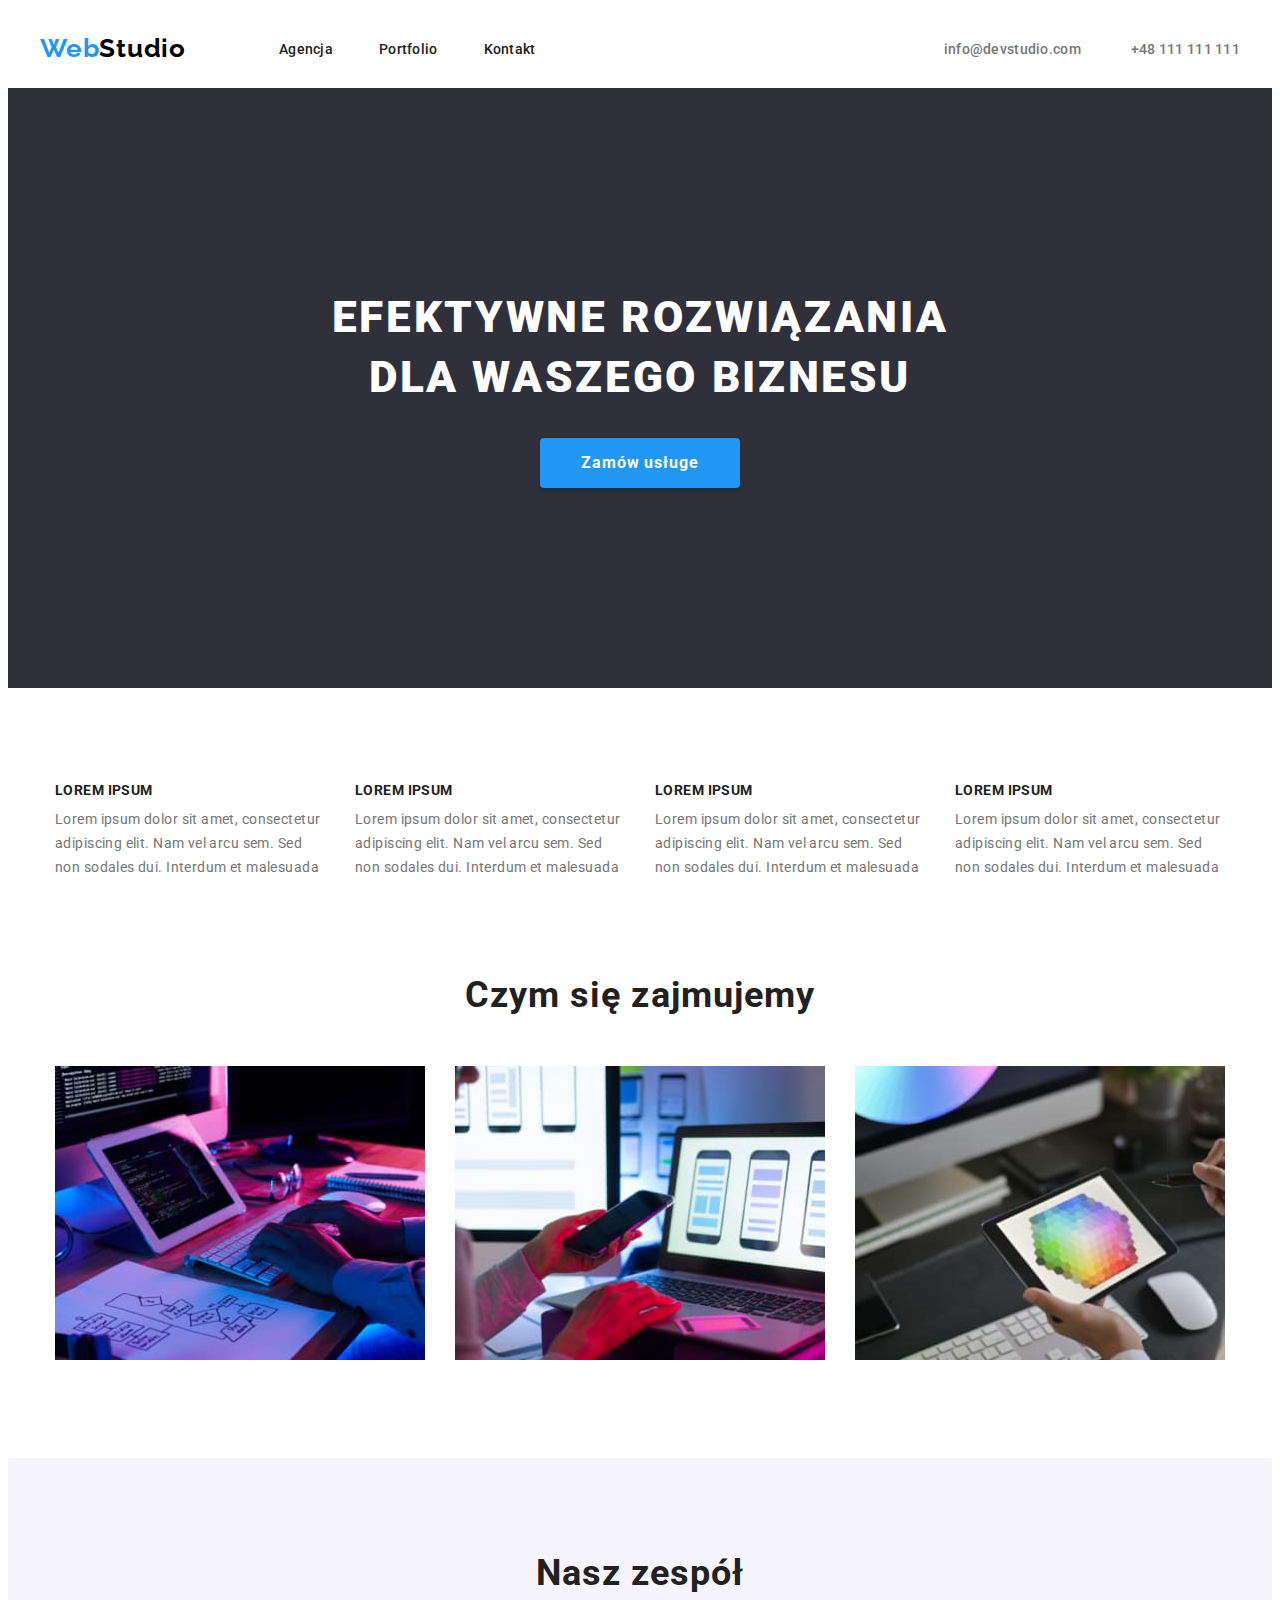
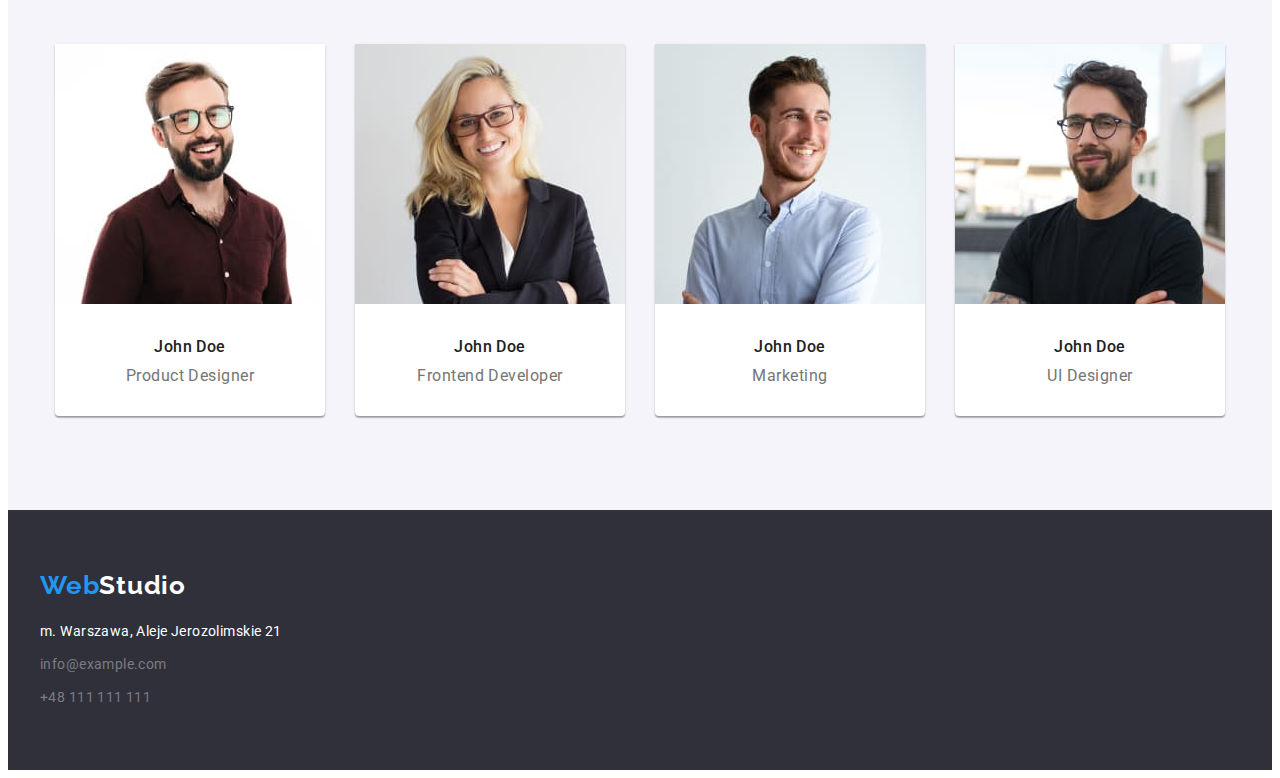
<file: index.html>
<!DOCTYPE html>
<html lang="pl">
  <head>
    <meta charset="UTF-8" />
    <meta http-equiv="X-UA-Compatible" content="IE=edge" />
    <meta name="viewport" content="width=device-width, initial-scale=1.0" />
    <link rel="preconnect" href="https://fonts.googleapis.com" />
    <link rel="preconnect" href="https://fonts.gstatic.com" crossorigin />
    <link
      href="https://fonts.googleapis.com/css2?family=Raleway:wght@700&family=Roboto:wght@400;500;700;900&display=swap"
      rel="stylesheet"
    />
    <link
      rel="stylesheet"
      href="https://cdnjs.cloudflare.com/ajax/libs/modern-normalize/1.1.0/modern-normalize.min.css"
      integrity="sha512-wpPYUAdjBVSE4KJnH1VR1HeZfpl1ub8YT/NKx4PuQ5NmX2tKuGu6U/JRp5y+Y8XG2tV+wKQpNHVUX03MfMFn9Q=="
      crossorigin="anonymous"
      referrerpolicy="no-referrer"
    />
    <link rel="stylesheet" href="css/styles.css" />
    <title>Zadanie domowe nr 2</title>
  </head>
  <body>
    <header>
      <div class="container">
        <div class="links">
          <div class="left-link">
            <a href="index.html" class="logo"><span class="logo-blue">Web</span>Studio</a>
            <nav>
              <ul class="list nav-list">
                <li><a href="index.html" class="nav-link">Agencja</a></li>
                <li><a href="portfolio.html" class="nav-link">Portfolio</a></li>
                <li><a href="#" class="nav-link">Kontakt</a></li>
              </ul>
            </nav>
          </div>
          <div class="right-link">
            <ul class="list header-contact">
              <li>
                <a href="mailto:info@devstudio.com" class="nav-link">info@devstudio.com</a>
              </li>
              <li>
                <a href="tel:+48111111111" class="nav-link">+48 111 111 111</a>
              </li>
            </ul>
          </div>
        </div>
      </div>
    </header>

    <main>
      <!-- Main section -->
      <section class="title-description section">
        <div class="container">
          <h1 class="title-text">Efektywne rozwiązania dla waszego biznesu</h1>
          <button class="title-button">Zamów usługe</button>
        </div>
      </section>

      <!-- ATUTY -->
      <section class="section-special">
        <div class="container">
          <ul class="list advantages-main">
            <li>
              <h3 class="advantages-title">LOREM IPSUM</h3>
              <p class="advantages-desc">
                Lorem ipsum dolor sit amet, consectetur adipiscing elit. Nam vel arcu sem. Sed non
                sodales dui. Interdum et malesuada
              </p>
            </li>
            <li>
              <h3 class="advantages-title">LOREM IPSUM</h3>
              <p class="advantages-desc">
                Lorem ipsum dolor sit amet, consectetur adipiscing elit. Nam vel arcu sem. Sed non
                sodales dui. Interdum et malesuada
              </p>
            </li>
            <li>
              <h3 class="advantages-title">LOREM IPSUM</h3>
              <p class="advantages-desc">
                Lorem ipsum dolor sit amet, consectetur adipiscing elit. Nam vel arcu sem. Sed non
                sodales dui. Interdum et malesuada
              </p>
            </li>
            <li>
              <h3 class="advantages-title">LOREM IPSUM</h3>
              <p class="advantages-desc">
                Lorem ipsum dolor sit amet, consectetur adipiscing elit. Nam vel arcu sem. Sed non
                sodales dui. Interdum et malesuada
              </p>
            </li>
          </ul>
        </div>
      </section>

      <!-- Czym się zajmujemy -->
      <section class="what-we-do section">
        <div class="container">
          <h2 class="heading">Czym się zajmujemy</h2>
          <ul class="list what-we-do-images-list">
            <li><img src="images/keyboard1.jpg" alt="keyboard" width="370" height="294" /></li>
            <li>
              <img src="images/phone_laptop2.jpg" alt="phone and laptop" width="370" height="294" />
            </li>
            <li><img src="images/tablet3.jpg" alt="tablet" width="370" height="294" /></li>
          </ul>
        </div>
      </section>

      <!-- TEAM -->
      <section class="team section">
        <div class="container">
          <h2 class="heading">Nasz zespół</h2>
          <ul class="list team-list">
            <li>
              <figure class="team-box">
                <img src="images/team/John_Doe_1.jpg" alt="John Dow 1" width="270" height="260" />
                <figcaption>
                  <p class="team-employe">John Doe</p>
                  <p class="team-job">Product Designer</p>
                </figcaption>
              </figure>
            </li>
            <li>
              <figure class="team-box">
                <img src="images/team/John_Doe_2.jpg" alt="John Dow 2" width="270" height="260" />
                <figcaption>
                  <p class="team-employe">John Doe</p>
                  <p class="team-job">Frontend Developer</p>
                </figcaption>
              </figure>
            </li>
            <li>
              <figure class="team-box">
                <img src="images/team/John_Doe_3.jpg" alt="John Dow 3" width="270" height="260" />
                <figcaption>
                  <p class="team-employe">John Doe</p>
                  <p class="team-job">Marketing</p>
                </figcaption>
              </figure>
            </li>
            <li>
              <figure class="team-box">
                <img src="images/team/John_Doe_4.jpg" alt="John Dow 4" width="270" height="260" />
                <figcaption>
                  <p class="team-employe">John Doe</p>
                  <p class="team-job">UI Designer</p>
                </figcaption>
              </figure>
            </li>
          </ul>
        </div>
      </section>
    </main>

    <footer class="contact">
      <div class="container">
        <a href="index.html" class="logo logo-white"><span class="logo-blue">Web</span>Studio</a>
        <address class="address-info">
          m. Warszawa, Aleje Jerozolimskie 21<br />
          <a href="mailto:info@example.com" class="contact-page-link">info@example.com</a><br />
          <a href="tel:+48111111111" class="contact-page-link">+48 111 111 111</a>
        </address>
      </div>
    </footer>
  </body>
</html>
</file>
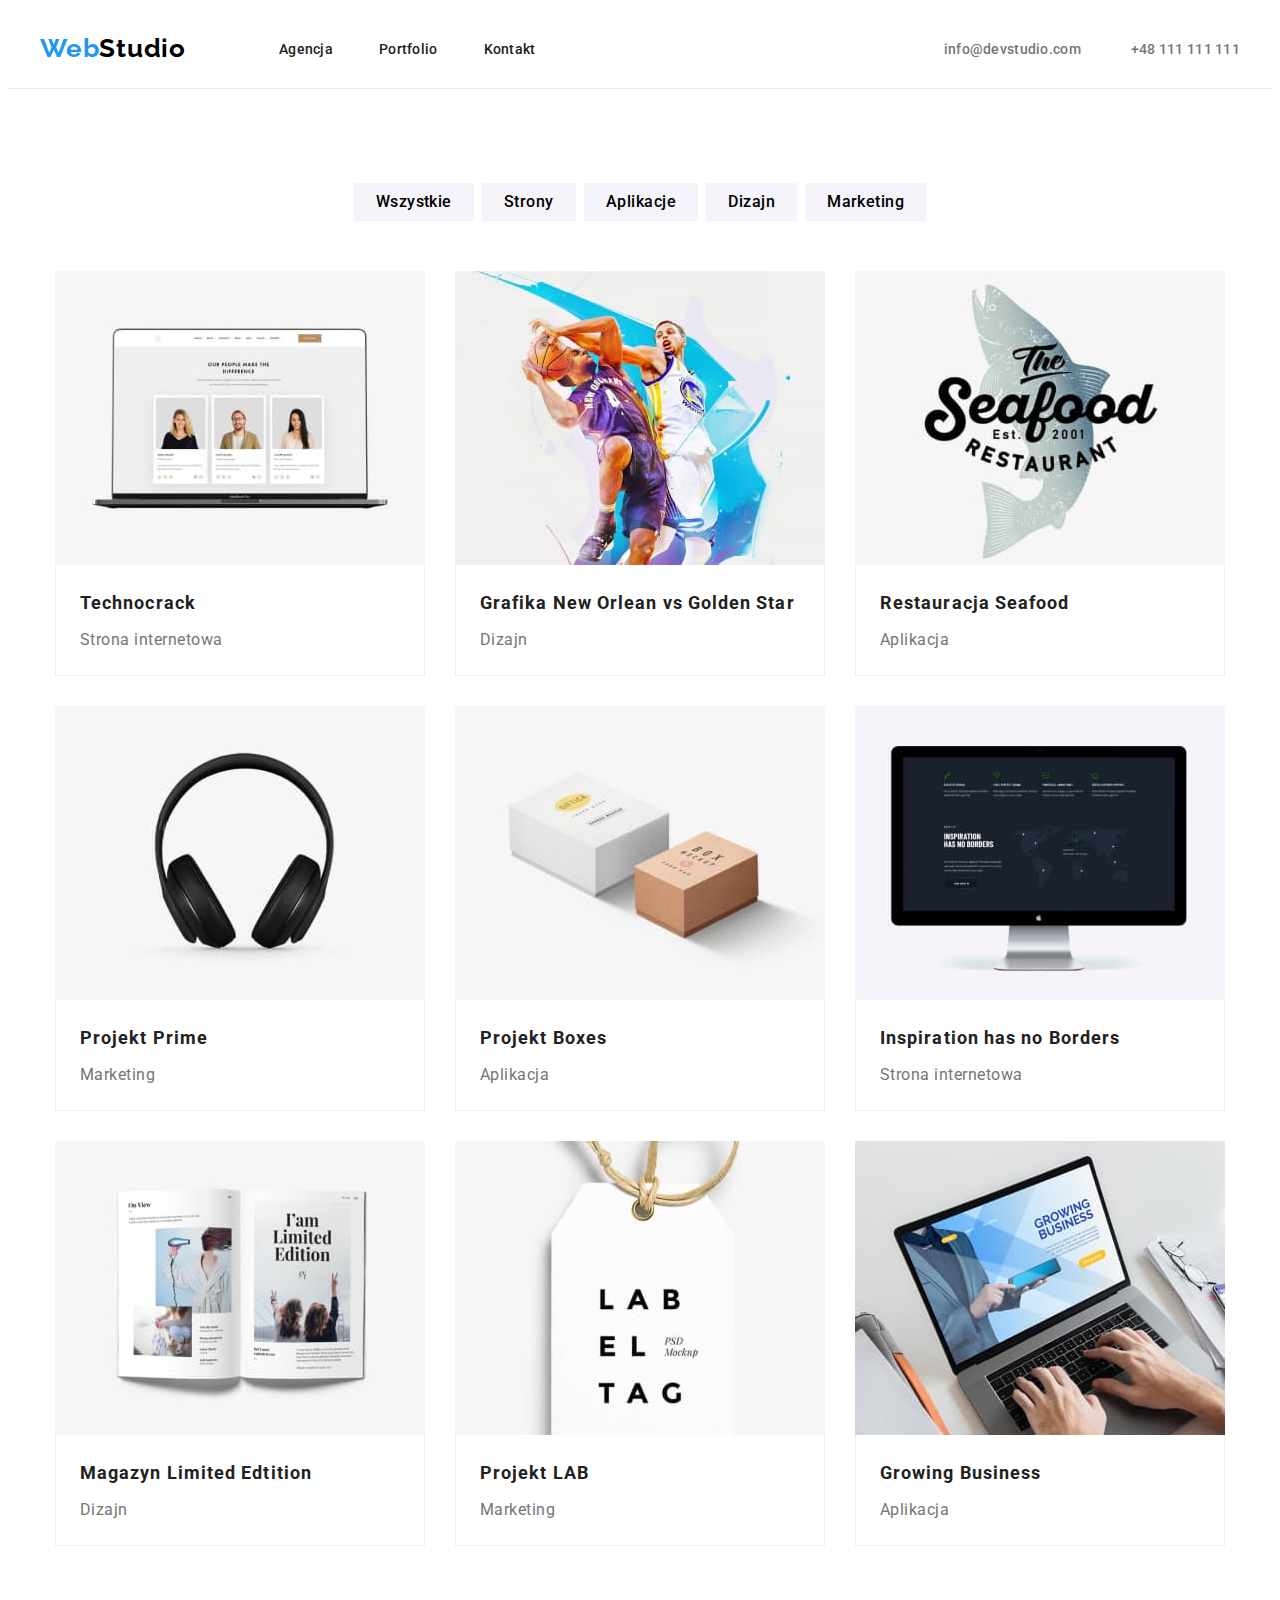
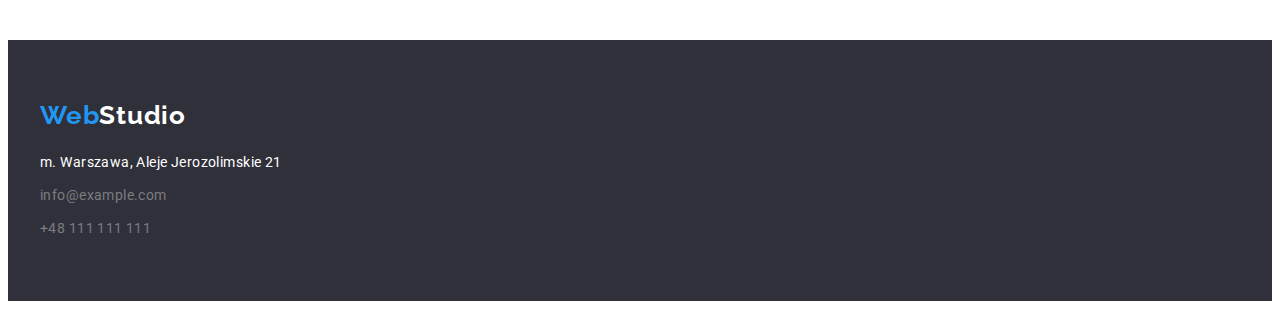
<file: portfolio.html>
<!DOCTYPE html>
<html lang="en">
  <head>
    <meta charset="UTF-8" />
    <meta http-equiv="X-UA-Compatible" content="IE=edge" />
    <meta name="viewport" content="width=device-width, initial-scale=1.0" />
    <link rel="preconnect" href="https://fonts.googleapis.com" />
    <link rel="preconnect" href="https://fonts.gstatic.com" crossorigin />
    <link
      href="https://fonts.googleapis.com/css2?family=Raleway:wght@700&family=Roboto:wght@400;500;700;900&display=swap"
      rel="stylesheet"
    />
    <link
      rel="stylesheet"
      href="https://cdnjs.cloudflare.com/ajax/libs/modern-normalize/1.1.0/modern-normalize.min.css"
      integrity="sha512-wpPYUAdjBVSE4KJnH1VR1HeZfpl1ub8YT/NKx4PuQ5NmX2tKuGu6U/JRp5y+Y8XG2tV+wKQpNHVUX03MfMFn9Q=="
      crossorigin="anonymous"
      referrerpolicy="no-referrer"
    />
    <link rel="stylesheet" href="css/styles.css" />
    <title>Portfolio</title>
  </head>
  <body>
    <header class="header-border">
      <div class="container">
        <div class="links">
          <div class="left-link">
            <a href="index.html" class="logo"><span class="logo-blue">Web</span>Studio</a>
            <nav>
              <ul class="list nav-list">
                <li><a href="index.html" class="nav-link">Agencja</a></li>
                <li><a href="portfolio.html" class="nav-link">Portfolio</a></li>
                <li><a href="#" class="nav-link">Kontakt</a></li>
              </ul>
            </nav>
          </div>
          <div class="right-link">
            <ul class="list header-contact">
              <li>
                <a href="mailto:info@devstudio.com" class="nav-link">info@devstudio.com</a>
              </li>
              <li>
                <a href="tel:+48111111111" class="nav-link">+48 111 111 111</a>
              </li>
            </ul>
          </div>
        </div>
      </div>
    </header>

    <main>
      <div class="container">
        <section class="section">
          <!-- przyciski -->
          <div class="portfolio-elements buttons">
            <ul class="list buttons-list">
              <li><button type="button" class="portfolio-button">Wszystkie</button></li>
              <li><button type="button" class="portfolio-button">Strony</button></li>
              <li><button type="button" class="portfolio-button">Aplikacje</button></li>
              <li><button type="button" class="portfolio-button">Dizajn</button></li>
              <li><button type="button" class="portfolio-button">Marketing</button></li>
            </ul>
          </div>

          <!-- elementy portfolio -->

          <ul class="list portfolio-list">
            <li>
              <figure>
                <img
                  src="images/portfolio/technocrack.jpg"
                  alt="technocrack"
                  width="370"
                  height="294"
                />
                <figcaption>
                  <h3 class="portfolio-project">Technocrack</h3>
                  <span class="portfolio-description">Strona internetowa</span>
                </figcaption>
              </figure>
            </li>
            <li>
              <figure>
                <img
                  src="images/portfolio/basketball.jpg"
                  alt="gra w koszykówkę"
                  width="370"
                  height="294"
                />
                <figcaption>
                  <h3 class="portfolio-project">Grafika New Orlean vs Golden Star</h3>
                  <span class="portfolio-description">Dizajn</span>
                </figcaption>
              </figure>
            </li>
            <li>
              <figure>
                <img
                  src="images/portfolio/seafood.jpg"
                  alt="restauracja z owocami morza"
                  width="370"
                  height="294"
                />
                <figcaption>
                  <h3 class="portfolio-project">Restauracja Seafood</h3>
                  <span class="portfolio-description">Aplikacja</span>
                </figcaption>
              </figure>
            </li>
            <li>
              <figure>
                <img
                  src="images/portfolio/headphones.jpg"
                  alt="słuchawki"
                  width="370"
                  height="294"
                />
                <figcaption>
                  <h3 class="portfolio-project">Projekt Prime</h3>
                  <span class="portfolio-description">Marketing</span>
                </figcaption>
              </figure>
            </li>
            <li>
              <figure>
                <img src="images/portfolio/boxes.jpg" alt="pudełka" width="370" height="294" />
                <figcaption>
                  <h3 class="portfolio-project">Projekt Boxes</h3>
                  <span class="portfolio-description">Aplikacja</span>
                </figcaption>
              </figure>
            </li>
            <li>
              <figure>
                <img src="images/portfolio/monitor.jpg" alt="monitor" width="370" height="294" />
                <figcaption>
                  <h3 class="portfolio-project">Inspiration has no Borders</h3>
                  <span class="portfolio-description">Strona internetowa</span>
                </figcaption>
              </figure>
            </li>
            <li>
              <figure>
                <img src="images/portfolio/book.jpg" alt="książka" width="370" height="294" />
                <figcaption>
                  <h3 class="portfolio-project">Magazyn Limited Edtition</h3>
                  <span class="portfolio-description">Dizajn</span>
                </figcaption>
              </figure>
            </li>
            <li>
              <figure>
                <img src="images/portfolio/lab.jpg" alt="label tag" width="370" height="294" />
                <figcaption>
                  <h3 class="portfolio-project">Projekt LAB</h3>
                  <span class="portfolio-description">Marketing</span>
                </figcaption>
              </figure>
            </li>
            <li>
              <figure>
                <img src="images/portfolio/laptop.jpg" alt="laptop" width="370" height="294" />
                <figcaption>
                  <h3 class="portfolio-project">Growing Business</h3>
                  <span class="portfolio-description">Aplikacja</span>
                </figcaption>
              </figure>
            </li>
          </ul>
        </section>
      </div>
    </main>

    <footer class="contact">
      <div class="container">
        <a href="index.html" class="logo logo-white"><span class="logo-blue">Web</span>Studio</a>
        <address class="address-info">
          m. Warszawa, Aleje Jerozolimskie 21<br />
          <a href="mailto:info@example.com" class="contact-page-link">info@example.com</a><br />
          <a href="tel:+48111111111" class="contact-page-link">+48 111 111 111</a>
        </address>
      </div>
    </footer>
  </body>
</html>
</file>
<file: css/styles.css>
:root {
  --blue-text: #2196f3;
  --black-text: #000;
  --grey-text: #212121;
  --white: #fff;
  --light-grey: #757575;
  --dimmed-white: #ffffff60;
  --team-background-color: #f5f4fa;
  --darkGrey-background-color: #2f303a;
  --lightGrey-background-color: #e5e5e5;
  --headerBorder: #ececec;
  --greyBorderPortfolio: #eeeeee;
}

body {
  font-family: 'Roboto', sans-serif;
  color: var(--grey-text);
}

h1,
h2,
h3,
ul,
p {
  margin: 0;
  padding: 0;
}

.section {
  padding-top: 94px;
  padding-bottom: 94px;
}

.container {
  width: 1200px;
  padding: 0 15px;
  margin-left: auto;
  margin-right: auto;
}

.header-border {
  border-bottom: 1px solid var(--headerBorder);
}

.links {
  display: flex;
  align-items: center;
  justify-content: space-between;
  padding: 25px 0;
}

.left-link {
  display: flex;
  align-items: center;
}

.nav-list {
  display: flex;
  gap: 46px;
}

.header-contact {
  display: flex;
  gap: 50px;
}

/* LOGO */
.logo {
  font-family: Raleway;
  font-weight: 700;
  font-size: 26px;
  letter-spacing: 0.03em;
  line-height: 1.17;
  color: var(--black-text);
  text-decoration: none;

  /* hw03 */
  margin-right: 93px;
}

.logo-blue {
  color: var(--blue-text);
}

.logo-white {
  color: var(--white);
  margin-right: 0;
}

.nav-link {
  font-size: 14px;
  font-weight: 500;
  text-decoration: none;
  letter-spacing: 0.02em;
  line-height: 1.17;
  color: inherit;
}

.header-contact .nav-link {
  color: var(--light-grey);
}

.nav-link:hover,
.nav-link:focus {
  color: var(--blue-text);
}

/* TITLE */
.title-description {
  color: var(--white);
  text-align: center;
  background-color: var(--darkGrey-background-color);
}

.title-description > div {
  padding: 106px 0;
}

.title-text {
  text-transform: uppercase;
  font-weight: 900;
  font-size: 44px;
  line-height: 1.36;
  letter-spacing: 0.06em;

  /* hw-03 */
  width: 696px;
  margin-left: auto;
  margin-right: auto;
  margin-bottom: 30px;
}

.title-button {
  font-family: 'Roboto', sans-serif;
  font-size: 16px;
  font-weight: 700;
  line-height: 1.875;
  letter-spacing: 0.06em;
  color: var(--white);
  background-color: var(--blue-text);
  border-style: none;

  /* hw-03 */
  padding: 10px 41px;
  border-radius: 4px;
  box-shadow: 0px 4px 4px rgba(0, 0, 0, 0.15);
}

.title-button:hover {
  cursor: pointer;
}

/* ADVANTAGES */
.section-special {
  padding-top: 94px;
}

.advantages-main {
  display: flex;
  justify-content: center;
  gap: 30px;
}

.advantages-title {
  font-size: 14px;
  font-weight: 700;
  letter-spacing: 0.03em;
  line-height: 1.17;
  padding-bottom: 10px;
}

.advantages-desc {
  font-size: 14px;
  line-height: 1.71;
  letter-spacing: 0.03em;
  color: var(--light-grey);

  /* hw-03 */
  width: 270px;
}

/* WHAT WE DO */
.what-we-do-images-list {
  display: flex;
  justify-content: center;
  gap: 30px;
}

.what-we-do {
  text-align: center;
}

/* TITLE PAGE HEADERS */
.heading {
  font-size: 36px;
  letter-spacing: 0.03em;
  line-height: 1.17;

  /* hw-03 */
  margin-bottom: 50px;
}

/* TEAM */
.team-list {
  display: flex;
  justify-content: center;
  gap: 30px;
}

.team {
  text-align: center;
  background-color: var(--team-background-color);
}

.team-box {
  background-color: var(--white);
  box-shadow: 0px 1px 3px rgba(0, 0, 0, 0.12), 0px 1px 1px rgba(0, 0, 0, 0.14),
    0px 2px 1px rgba(0, 0, 0, 0.2);
  border-radius: 0px 0px 4px 4px;
  margin: 0px;
}

.team-employe {
  font-size: 16px;
  font-weight: 500;
  letter-spacing: 0.03em;
  line-height: 1.17;

  /* hw-03 */
  padding-top: 30px;
  padding-bottom: 10px;
}

.team-job {
  font-size: 16px;
  letter-spacing: 0.03em;
  line-height: 1.17;
  color: var(--light-grey);

  /* hw-03 */
  padding-bottom: 30px;
}

/* PORTFOLIO */
.portfolio-elements {
  text-align: center;
}

/* PORTFOLIO BUTTONS */
.buttons {
  margin-bottom: 50px;
}

.buttons-list {
  display: flex;
  justify-content: center;
  gap: 8px;
}

.portfolio-button {
  font-family: 'Roboto', sans-serif;
  font-size: 16px;
  font-weight: 500;
  line-height: 1.625;
  letter-spacing: 0.03em;
  border-style: none;
  background-color: var(--team-background-color);

  /* hw-03 */
  padding: 6px 22px;
}

.portfolio-button:hover {
  background-color: var(--blue-text);
  color: var(--white);
  cursor: pointer;
  box-shadow: 0px 3px 1px rgba(0, 0, 0, 0.1), 0px 1px 2px rgba(0, 0, 0, 0.08),
    0px 2px 2px rgba(0, 0, 0, 0.12);
  border-radius: 4px;
}

.portfolio-list {
  display: flex;
  flex-wrap: wrap;
  justify-content: center;
  gap: 30px;
}

.portfolio-list figure {
  margin: 0px;
}

.portfolio-list figcaption {
  border: 1px var(--greyBorderPortfolio) solid;
  border-top: 0;
  padding: 20px 24px;
}

.portfolio-list img {
  display: block;
}

.portfolio-list h3 {
  padding-bottom: 4px;
}

.portfolio-project {
  font-size: 18px;
  font-weight: 700;
  line-height: 2;
  letter-spacing: 0.06em;
}

.portfolio-description {
  font-size: 16px;
  line-height: 1.875;
  letter-spacing: 0.03em;
  color: var(--light-grey);
}

/* FOOTER */
.contact .container {
  padding: 60px 0px;
}

.contact {
  color: var(--white);
  background-color: var(--darkGrey-background-color);
}

.contact-page-link {
  color: var(--dimmed-white);
  text-decoration: none;
  font-size: 14px;
  line-height: 1.71;
  letter-spacing: 0.03em;
  display: inline-block;
}

.contact-page-link:nth-child(2) {
  padding: 9px 0;
}

.address-info {
  font-style: normal;
  font-size: 14px;
  line-height: 1.71;
  letter-spacing: 0.03em;
  padding-top: 20px;
}

.contact-page-link:hover,
.contact-page-link:focus {
  text-decoration: underline;
}

/* lists without styles */
.list {
  list-style-type: none;
}
</file>
